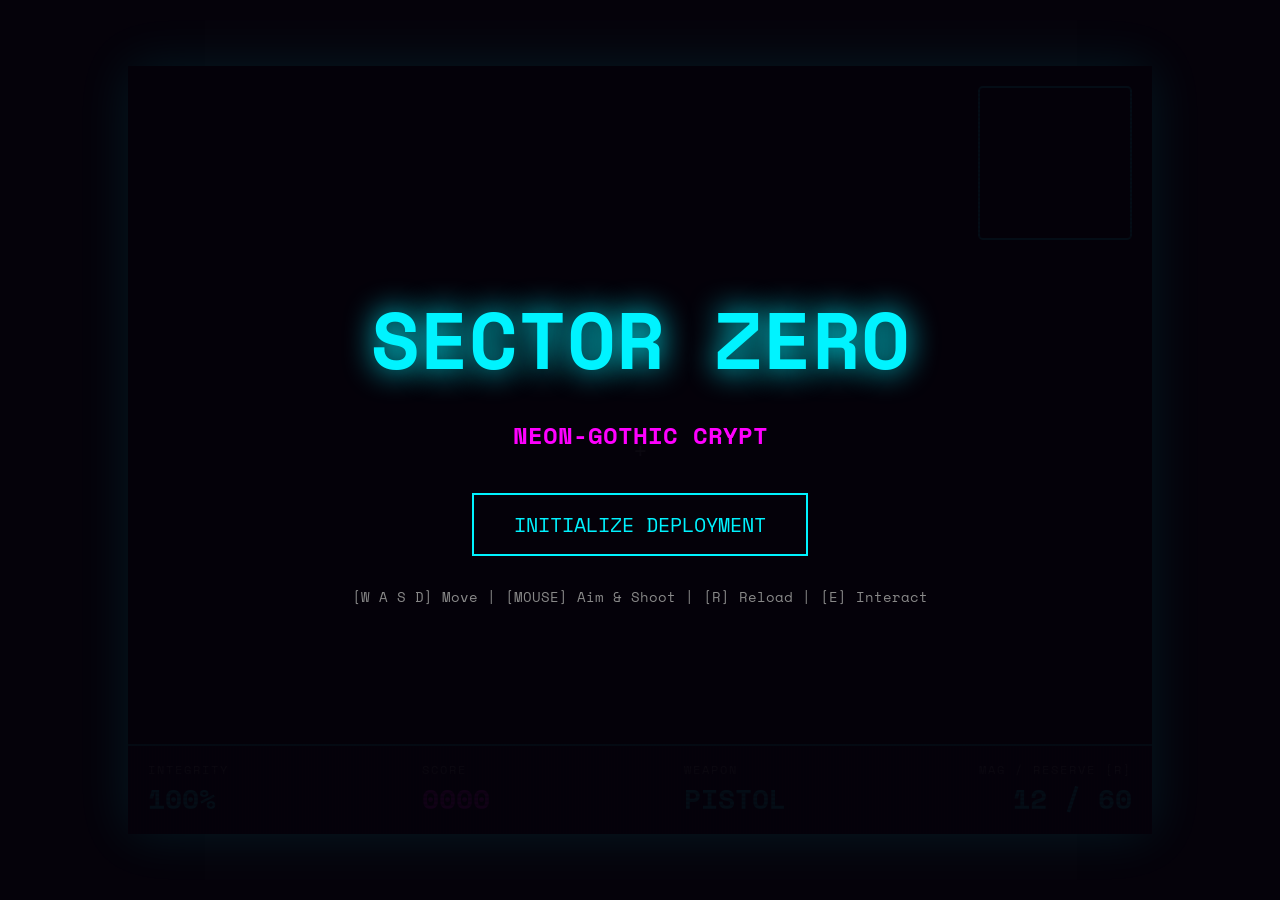
<file: index.html>
<!DOCTYPE html>
<html lang="en">
<head>
    <meta charset="UTF-8">
    <meta name="viewport" content="width=device-width, initial-scale=1.0">
    <title>SECTOR ZERO - Neon Crypt</title>
    <style>
        /* =========================================================
           CSS & UI STYLING (This is the CSS you were looking for)
           ========================================================= */
        @import url('https://fonts.googleapis.com/css2?family=Space+Mono:ital,wght@0,400;0,700;1,400&display=swap');

        :root {
            --bg-color: #05020a;
            --neon-cyan: #00f3ff;
            --neon-magenta: #ff00ff;
            --acid-green: #39ff14;
            --blood-red: #ff2a2a;
            --hud-dark: rgba(10, 5, 20, 0.9);
        }

        body {
            margin: 0; padding: 0; background-color: var(--bg-color); color: #fff;
            font-family: 'Space Mono', monospace; overflow: hidden;
            display: flex; justify-content: center; align-items: center; height: 100vh;
        }

        #game-wrapper {
            position: relative; width: 1024px; height: 768px;
            box-shadow: 0 0 50px rgba(0, 243, 255, 0.1);
            background: #000; overflow: hidden; cursor: crosshair;
        }

        /* The 3D Rendering Canvas */
        #game-canvas { display: block; width: 100%; height: 100%; image-rendering: pixelated; }

        /* CRT Scanline Overlay */
        #game-wrapper::after {
            content: ""; position: absolute; top: 0; left: 0; width: 100%; height: 100%;
            background: linear-gradient(rgba(18, 16, 16, 0) 50%, rgba(0, 0, 0, 0.25) 50%), 
                        linear-gradient(90deg, rgba(255, 0, 0, 0.03), rgba(0, 255, 0, 0.01), rgba(0, 0, 255, 0.03));
            background-size: 100% 4px, 3px 100%; pointer-events: none; z-index: 100;
        }

        /* ── HUD ── */
        #hud {
            position: absolute; bottom: 0; left: 0; width: 100%; height: 90px;
            background: var(--hud-dark); border-top: 2px solid var(--neon-cyan);
            display: flex; justify-content: space-between; align-items: center;
            padding: 0 20px; box-sizing: border-box; z-index: 50;
        }

        .hud-block { display: flex; flex-direction: column; }
        .hud-label { font-size: 12px; color: #888; letter-spacing: 2px; }
        .hud-value { font-size: 28px; font-weight: bold; color: var(--neon-cyan); }
        .warn { color: var(--blood-red) !important; animation: pulse 1s infinite; }
        @keyframes pulse { 50% { opacity: 0.5; } }

        /* Minimap */
        #minimap-container {
            position: absolute; top: 20px; right: 20px; width: 150px; height: 150px;
            border: 2px solid var(--neon-cyan); background: rgba(0,0,0,0.8);
            border-radius: 5px; z-index: 50; overflow: hidden;
        }
        #minimap-canvas { width: 100%; height: 100%; image-rendering: pixelated; }

        /* Chatter / Interaction Box */
        #chatter-box {
            position: absolute; bottom: 120px; left: 20px; width: 400px;
            display: flex; flex-direction: column; gap: 5px; z-index: 50;
        }
        .chat-msg {
            background: rgba(0, 243, 255, 0.1); border-left: 3px solid var(--neon-cyan);
            padding: 5px 10px; font-size: 14px; text-shadow: 1px 1px 0 #000;
            animation: slideIn 0.3s ease-out; opacity: 1; transition: opacity 1s;
        }
        .chat-sys { border-color: var(--acid-green); color: var(--acid-green); }
        .chat-err { border-color: var(--blood-red); color: var(--blood-red); }
        @keyframes slideIn { from { transform: translateX(-20px); opacity: 0; } to { transform: translateX(0); opacity: 1; } }

        /* Interaction Tooltip */
        #interact-tooltip {
            position: absolute; top: 55%; left: 50%; transform: translate(-50%, -50%);
            color: var(--acid-green); font-size: 18px; font-weight: bold;
            text-shadow: 0 0 10px var(--acid-green); z-index: 50; display: none;
        }

        #crosshair {
            position: absolute; top: 50%; left: 50%; transform: translate(-50%, -50%);
            color: rgba(255,255,255,0.5); font-size: 24px; z-index: 40; pointer-events: none;
        }

        /* Screens */
        .screen {
            position: absolute; inset: 0; background: rgba(5,2,10,0.95);
            display: flex; flex-direction: column; justify-content: center; align-items: center;
            z-index: 200; text-align: center;
        }
        .hidden { display: none !important; }
        h1 { font-size: 80px; margin: 0; color: var(--neon-cyan); text-shadow: 0 0 30px var(--neon-cyan); }
        h2 { font-size: 24px; color: #ccc; margin-bottom: 40px; }
        .btn {
            background: transparent; border: 2px solid var(--neon-cyan); color: var(--neon-cyan);
            padding: 15px 40px; font-size: 20px; font-family: 'Space Mono', monospace;
            cursor: pointer; transition: all 0.2s; text-transform: uppercase;
        }
        .btn:hover { background: var(--neon-cyan); color: #000; box-shadow: 0 0 20px var(--neon-cyan); }

        /* Boss HP Bar */
        #boss-bar { position: absolute; top: 20px; left: 50%; transform: translateX(-50%); width: 400px; display: none; z-index: 50;}
        #boss-bar-bg { width: 100%; height: 20px; border: 2px solid var(--blood-red); background: #111; }
        #boss-bar-fill { width: 100%; height: 100%; background: var(--blood-red); transition: width 0.2s; }
        #boss-name { color: var(--blood-red); font-weight: bold; margin-bottom: 5px; text-align: center;}
        
        #damage-flash { position: absolute; inset: 0; background: radial-gradient(circle, transparent 30%, rgba(255,0,0,0.6) 100%); opacity: 0; z-index: 90; pointer-events: none;}
    </style>
</head>
<body>

<div id="game-wrapper">
    <canvas id="game-canvas" width="1024" height="768"></canvas>
    <div id="crosshair">+</div>
    <div id="damage-flash"></div>

    <div id="interact-tooltip">[E] OPEN DOOR</div>
    <div id="chatter-box"></div>
    
    <div id="minimap-container"><canvas id="minimap-canvas" width="150" height="150"></canvas></div>
    
    <div id="boss-bar">
        <div id="boss-name">⚠ THE WARDEN ⚠</div>
        <div id="boss-bar-bg"><div id="boss-bar-fill"></div></div>
    </div>

    <div id="hud">
        <div class="hud-block">
            <span class="hud-label">INTEGRITY</span>
            <span class="hud-value" id="ui-hp">100%</span>
        </div>
        <div class="hud-block">
            <span class="hud-label">SCORE</span>
            <span class="hud-value" style="color:var(--neon-magenta);" id="ui-score">0000</span>
        </div>
        <div class="hud-block">
            <span class="hud-label">WEAPON</span>
            <span class="hud-value" id="ui-wpn">PISTOL</span>
        </div>
        <div class="hud-block" style="text-align: right;">
            <span class="hud-label">MAG / RESERVE [R]</span>
            <span class="hud-value"><span id="ui-mag">12</span> / <span id="ui-ammo">60</span></span>
        </div>
    </div>

    <div id="screen-title" class="screen">
        <h1>SECTOR ZERO</h1>
        <h2 style="color: var(--neon-magenta);">NEON-GOTHIC CRYPT</h2>
        <button class="btn" id="btn-start">INITIALIZE DEPLOYMENT</button>
        <p style="margin-top: 30px; color:#888; font-size:14px;">[W A S D] Move | [MOUSE] Aim & Shoot | [R] Reload | [E] Interact</p>
    </div>

    <div id="screen-gameover" class="screen hidden">
        <h1 style="color: var(--blood-red); text-shadow: 0 0 30px var(--blood-red);">AGENT KIA</h1>
        <h2>Vital Signs Critical. Mission Failed.</h2>
        <button class="btn" id="btn-restart" style="border-color: var(--blood-red); color: var(--blood-red);">REDEPLOY (REGENERATE MAZE)</button>
    </div>

    <div id="screen-win" class="screen hidden">
        <h1 style="color: var(--acid-green); text-shadow: 0 0 30px var(--acid-green);">SECTOR SECURED</h1>
        <h2>The Warden has been neutralized.</h2>
        <p>Final Score: <strong id="final-score" style="color:var(--neon-cyan); font-size:24px;">0</strong></p>
        <button class="btn" id="btn-win-restart" style="border-color: var(--acid-green); color: var(--acid-green);">NEW MISSION</button>
    </div>
</div>

<script>
/** ============================================================================
 * 1. CONFIG & GLOBAL VARIABLES
 * ============================================================================ */
const W = 1024, H = 768;
const canvas = document.getElementById('game-canvas');
const ctx = canvas.getContext('2d');
const miniCanvas = document.getElementById('minimap-canvas');
const mCtx = miniCanvas.getContext('2d');

let actx; // Audio context
let reqAnimFrame;
let lastTime = 0;
let gameState = 'TITLE'; // TITLE, PLAY, GAMEOVER, WIN

// Inputs
const keys = {};
let mouse = { clicked: false, ready: true };

// Game State
let score = 0;
let chatterQueue = [];
let shakeTime = 0;

// Render Globals
const ZBuffer = new Float64Array(W);
const spritesCache = {};

// Colors
const FOG_COLOR = '#0a0512';
const CEIL_COLOR = '#140a1f';
const FLOOR_COLOR = '#0d0d14';

/** ============================================================================
 * 2. PLAYER, WEAPONS & ENTITIES
 * ============================================================================ */
const player = {
    x: 0, y: 0, dirX: -1, dirY: 0, planeX: 0, planeY: 0.66,
    hp: 100, maxHp: 100,
    mag: 12, maxMag: 12, ammo: 48,
    shootCD: 0,
    hasRedKey: false
};

const entities = [];
const projectiles = [];
const particles = [];
const doors = [];

/** ============================================================================
 * 3. PROCEDURAL MAZE GENERATOR
 * ============================================================================ */
const MW = 40, MH = 40;
let mapGrid = [];
let seenGrid = [];

function generateProceduralMaze() {
    mapGrid = Array.from({length: MH}, () => Array(MW).fill(1));
    seenGrid = Array.from({length: MH}, () => Array(MW).fill(false));
    entities.length = 0; doors.length = 0;
    
    let rooms = [];
    // 1. Generate Rooms
    for(let i=0; i<20; i++) {
        let rw = Math.floor(Math.random()*5 + 4);
        let rh = Math.floor(Math.random()*5 + 4);
        let rx = Math.floor(Math.random()*(MW-rw-2) + 1);
        let ry = Math.floor(Math.random()*(MH-rh-2) + 1);
        
        // Avoid overlap
        let overlap = false;
        for(let rm of rooms) {
            if(rx < rm.x+rm.w+2 && rx+rw+2 > rm.x && ry < rm.y+rm.h+2 && ry+rh+2 > rm.y) { overlap = true; break; }
        }
        if(!overlap) {
            rooms.push({x:rx, y:ry, w:rw, h:rh, cx: Math.floor(rx+rw/2), cy: Math.floor(ry+rh/2)});
            for(let y=ry; y<ry+rh; y++) {
                for(let x=rx; x<rx+rw; x++) mapGrid[y][x] = 0;
            }
        }
    }

    // 2. Connect Rooms (Corridors)
    for(let i=1; i<rooms.length; i++) {
        let r1 = rooms[i-1], r2 = rooms[i];
        let x = r1.cx, y = r1.cy;
        while(x !== r2.cx) { mapGrid[y][x] = 0; x += Math.sign(r2.cx - x); }
        while(y !== r2.cy) { mapGrid[y][x] = 0; y += Math.sign(r2.cy - y); }
    }

    // 3. Place Doors (Corridor bottlenecks)
    for(let y=1; y<MH-1; y++) {
        for(let x=1; x<MW-1; x++) {
            if(mapGrid[y][x] === 0) {
                let horiz = mapGrid[y][x-1]===1 && mapGrid[y][x+1]===1 && mapGrid[y-1][x]===0 && mapGrid[y+1][x]===0;
                let vert = mapGrid[y-1][x]===1 && mapGrid[y+1][x]===1 && mapGrid[y][x-1]===0 && mapGrid[y][x+1]===0;
                if((horiz || vert) && Math.random() < 0.2) {
                    mapGrid[y][x] = 2; // Door
                    doors.push({x: x, y: y, type: 'normal', state: 0, amt: 0, col: '#00f3ff'});
                }
            }
        }
    }

    // 4. Set Spawns
    player.x = rooms[0].cx + 0.5;
    player.y = rooms[0].cy + 0.5;

    // Boss in the last generated room
    let bossRoom = rooms[rooms.length-1];
    entities.push({type: 'BOSS', x: bossRoom.cx + 0.5, y: bossRoom.cy + 0.5, hp: 1000, max: 1000, spd: 0.008, dmg: 20, timer: 0, state: 'IDLE'});

    // Place Red Key somewhere in middle rooms
    let keyRoom = rooms[Math.floor(rooms.length / 2)];
    entities.push({type: 'ITEM', item: 'REDKEY', x: keyRoom.cx + 0.5, y: keyRoom.cy + 0.5});

    // Populate Enemies & Loot in other rooms/corridors
    for(let i=1; i<rooms.length-1; i++) {
        let rm = rooms[i];
        if(Math.random() < 0.6) entities.push({type: 'ENEMY', kind: 'GUARD', x: rm.cx, y: rm.cy, hp: 50, spd: 0.012, dmg: 10, timer: 0, state: 'IDLE'});
        if(Math.random() < 0.4) entities.push({type: 'ENEMY', kind: 'DEMON', x: rm.x+1, y: rm.y+1, hp: 120, spd: 0.02, dmg: 15, timer: 0, state: 'IDLE'});
        if(Math.random() < 0.3) entities.push({type: 'ITEM', item: 'AMMO', x: rm.x+2, y: rm.y+2});
    }
}

/** ============================================================================
 * 4. SETUP & SPRITES
 * ============================================================================ */
function createSpr(w, h, renderFn) {
    const c = document.createElement('canvas'); c.width = w; c.height = h;
    renderFn(c.getContext('2d')); return c;
}

function initGraphics() {
    spritesCache['GUARD'] = createSpr(64,64, c=>{ c.fillStyle='#555'; c.fillRect(16,20,32,30); c.fillStyle='#39ff14'; c.fillRect(24,8,16,16); });
    spritesCache['DEMON'] = createSpr(64,64, c=>{ c.fillStyle='#800'; c.fillRect(10,24,44,40); c.fillStyle='#ff00ff'; c.beginPath(); c.arc(20,30,5,0,7); c.arc(44,30,5,0,7); c.fill(); });
    spritesCache['BOSS']  = createSpr(128,128, c=>{ c.fillStyle='#222'; c.fillRect(20,20,88,88); c.fillStyle='#f00'; c.fillRect(30,40,68,15); c.fillStyle='#555'; c.fillRect(10,60,20,20); c.fillRect(98,60,20,20); });
    spritesCache['AMMO']  = createSpr(32,32, c=>{ c.fillStyle='#333'; c.fillRect(4,10,24,20); c.fillStyle='#ff0'; c.fillRect(4,14,24,4); });
    spritesCache['HP']    = createSpr(32,32, c=>{ c.fillStyle='#eee'; c.fillRect(4,10,24,20); c.fillStyle='#f00'; c.fillRect(14,12,4,16); c.fillRect(10,18,12,4); });
    spritesCache['REDKEY']= createSpr(32,32, c=>{ c.fillStyle='#f00'; c.fillRect(8,8,16,16); c.fillStyle='#fff'; c.fillRect(8,12,16,4); });
    spritesCache['PROJ']  = createSpr(16,16, c=>{ c.fillStyle='#0f0'; c.beginPath(); c.arc(8,8,8,0,7); c.fill(); });
}

function playTone(type) {
    if(!actx) return;
    const osc = actx.createOscillator(), g = actx.createGain();
    osc.connect(g); g.connect(actx.destination);
    const t = actx.currentTime;
    if(type === 'shoot') { osc.type='square'; osc.frequency.setValueAtTime(200,t); osc.frequency.exponentialRampToValueAtTime(40,t+0.1); g.gain.setValueAtTime(0.2,t); g.gain.exponentialRampToValueAtTime(0.01,t+0.1); osc.start(t); osc.stop(t+0.1); }
    if(type === 'reload') { osc.type='sine'; osc.frequency.setValueAtTime(300,t); osc.frequency.linearRampToValueAtTime(400,t+0.2); g.gain.setValueAtTime(0.2,t); g.gain.linearRampToValueAtTime(0.01,t+0.3); osc.start(t); osc.stop(t+0.3); }
    if(type === 'hit') { osc.type='sawtooth'; osc.frequency.setValueAtTime(100,t); osc.frequency.exponentialRampToValueAtTime(20,t+0.2); g.gain.setValueAtTime(0.3,t); g.gain.exponentialRampToValueAtTime(0.01,t+0.2); osc.start(t); osc.stop(t+0.2); }
    if(type === 'pickup') { osc.type='sine'; osc.frequency.setValueAtTime(600,t); osc.frequency.setValueAtTime(900,t+0.1); g.gain.setValueAtTime(0.1,t); g.gain.linearRampToValueAtTime(0.01,t+0.2); osc.start(t); osc.stop(t+0.2); }
}

/** ============================================================================
 * 5. GAME LOOP & ENGINE
 * ============================================================================ */
function initGame() {
    if(!actx) actx = new (window.AudioContext || window.webkitAudioContext)();
    initGraphics();
    
    // Reset Stats
    player.hp = 100; player.mag = 12; player.ammo = 60; player.hasRedKey = false;
    score = 0; chatterQueue = [];
    document.getElementById('boss-bar').style.display = 'none';
    
    generateProceduralMaze();
    addChatter("CRYPT GENERATED. INFILTRATION COMMENCING.", "sys");
    addChatter("HUNT THE WARDEN.", "sys");
    
    gameState = 'PLAY';
    document.querySelectorAll('.screen').forEach(s => s.classList.add('hidden'));
    canvas.requestPointerLock();
    
    lastTime = performance.now();
    cancelAnimationFrame(reqAnimFrame);
    gameLoop(lastTime);
}

function gameLoop(now) {
    if(gameState !== 'PLAY') return;
    let dt = (now - lastTime) / 1000;
    lastTime = now;
    if(dt > 0.1) dt = 0.1;

    update(dt);
    render();
    
    reqAnimFrame = requestAnimationFrame(gameLoop);
}

// ── UTILS ──
function addChatter(msg, type='sys') {
    const box = document.getElementById('chatter-box');
    const el = document.createElement('div');
    el.className = `chat-msg chat-${type}`;
    el.innerText = msg;
    box.appendChild(el);
    setTimeout(() => { el.style.opacity = '0'; setTimeout(()=> el.remove(), 1000); }, 4000);
}

function mapCheck(x, y) {
    if(x < 0 || x >= MW || y < 0 || y >= MH) return 1;
    let dr = doors.find(d => d.x === Math.floor(x) && d.y === Math.floor(y));
    if(dr && dr.amt > 0.8) return 0; // Open door is walkable
    return mapGrid[Math.floor(y)][Math.floor(x)];
}

function takeDamage(amt) {
    player.hp -= amt;
    shakeTime = 0.3; playTone('hit');
    const f = document.getElementById('damage-flash');
    f.style.opacity = 1; setTimeout(() => f.style.opacity = 0, 200);
    
    if(player.hp <= 0) {
        gameState = 'GAMEOVER'; document.exitPointerLock();
        document.getElementById('screen-gameover').classList.remove('hidden');
    }
}

// ── UPDATE PHYSICS & LOGIC ──
function update(dt) {
    if(shakeTime > 0) shakeTime -= dt;
    if(player.shootCD > 0) player.shootCD -= dt;

    // Movement
    let ms = 4.0 * dt;
    let dx=0, dy=0;
    if(keys['w']) { dx += player.dirX * ms; dy += player.dirY * ms; }
    if(keys['s']) { dx -= player.dirX * ms; dy -= player.dirY * ms; }
    if(keys['d']) { dx += player.planeX * ms; dy += player.planeY * ms; }
    if(keys['a']) { dx -= player.planeX * ms; dy -= player.planeY * ms; }
    
    if(mapCheck(player.x + dx*2.5, player.y) === 0) player.x += dx;
    if(mapCheck(player.x, player.y + dy*2.5) === 0) player.y += dy;
    
    seenGrid[Math.floor(player.y)][Math.floor(player.x)] = true;

    // Shooting
    if(mouse.clicked && mouse.ready) {
        mouse.ready = false;
        if(player.mag > 0 && player.shootCD <= 0) {
            player.mag--; player.shootCD = 0.3; playTone('shoot'); shakeTime = 0.1;
            
            // Hitscan Ray
            let hitE = null, minDist = Infinity;
            for(let e of entities) {
                if(e.type !== 'ENEMY' && e.type !== 'BOSS') continue;
                let px = e.x - player.x, py = e.y - player.y, dist = Math.hypot(px,py);
                let ang = Math.atan2(py, px) - Math.atan2(player.dirY, player.dirX);
                while(ang > Math.PI) ang -= Math.PI*2; while(ang < -Math.PI) ang += Math.PI*2;
                if(Math.abs(ang) < 0.15 && dist < minDist) { hitE = e; minDist = dist; }
            }
            if(hitE) {
                hitE.hp -= 25; playTone('hit');
                particles.push({x: hitE.x, y: hitE.y, life: 0.3});
            }
        } else if (player.mag <= 0) {
            addChatter("*CLICK* Need to reload! [PRESS R]", "err");
        }
    }

    // Reloading
    if(keys['r'] && player.mag < player.maxMag && player.ammo > 0) {
        keys['r'] = false; // Trigger once
        playTone('reload'); addChatter("Reloading...", "sys");
        setTimeout(() => {
            let needed = player.maxMag - player.mag;
            let taking = Math.min(needed, player.ammo);
            player.mag += taking; player.ammo -= taking;
        }, 500);
    }

    // Door Interaction Logic
    let faceX = Math.floor(player.x + player.dirX * 1.0);
    let faceY = Math.floor(player.y + player.dirY * 1.0);
    let targetDoor = doors.find(d => d.x === faceX && d.y === faceY && d.state === 0);
    
    const tt = document.getElementById('interact-tooltip');
    if(targetDoor) {
        tt.style.display = 'block';
        if(keys['e']) {
            keys['e'] = false; // fire once
            targetDoor.state = 1; addChatter("DOOR OPENED.", "sys");
        }
    } else {
        tt.style.display = 'none';
    }

    // Process Door Animations
    for(let d of doors) { if(d.state === 1 && d.amt < 1) d.amt += dt * 2; }

    // Process Projectiles
    for(let i=projectiles.length-1; i>=0; i--) {
        let p = projectiles[i];
        p.x += p.vx * dt * 20; p.y += p.vy * dt * 20;
        if(mapCheck(p.x, p.y) !== 0) { projectiles.splice(i,1); continue; }
        if(Math.hypot(p.x - player.x, p.y - player.y) < 0.4) { takeDamage(p.dmg); projectiles.splice(i,1); }
    }

    // Process Entities
    let bossActive = false;
    for(let i=entities.length-1; i>=0; i--) {
        let e = entities[i];
        let dist = Math.hypot(e.x - player.x, e.y - player.y);
        
        if(e.type === 'ITEM') {
            if(dist < 0.5) {
                playTone('pickup');
                if(e.item === 'AMMO') { player.ammo += 12; addChatter("+12 AMMO", "sys"); score += 10; }
                if(e.item === 'HP') { player.hp = Math.min(100, player.hp + 20); addChatter("+20 HEALTH", "sys"); score += 10;}
                if(e.item === 'REDKEY') { player.hasRedKey = true; addChatter("WARDEN CRYPT KEY OBTAINED.", "sys"); score += 50;}
                entities.splice(i, 1);
            }
        } 
        else if (e.type === 'ENEMY' || e.type === 'BOSS') {
            if(e.type === 'BOSS') bossActive = true;
            
            // Wake up
            if(e.state === 'IDLE' && dist < 12) e.state = 'CHASE';
            
            if(e.state === 'CHASE') {
                let ang = Math.atan2(player.y - e.y, player.x - e.x);
                if(dist > 2) { e.x += Math.cos(ang) * e.spd * dt * 60; e.y += Math.sin(ang) * e.spd * dt * 60; }
                
                e.timer -= dt;
                if(e.timer <= 0) {
                    e.timer = e.type==='BOSS' ? (e.hp < 500 ? 0.8 : 1.5) : 2.0; // Boss shoots faster at half HP
                    projectiles.push({x: e.x, y: e.y, vx: Math.cos(ang)*0.2, vy: Math.sin(ang)*0.2, dmg: e.dmg});
                    if(e.type==='BOSS' && e.hp < 500) {
                        projectiles.push({x: e.x, y: e.y, vx: Math.cos(ang+0.2)*0.2, vy: Math.sin(ang+0.2)*0.2, dmg: e.dmg});
                        projectiles.push({x: e.x, y: e.y, vx: Math.cos(ang-0.2)*0.2, vy: Math.sin(ang-0.2)*0.2, dmg: e.dmg});
                    }
                }
            }

            // Death
            if(e.hp <= 0) {
                if(e.type === 'BOSS') {
                    score += 5000;
                    gameState = 'WIN'; document.exitPointerLock();
                    document.getElementById('final-score').innerText = score;
                    document.getElementById('screen-win').classList.remove('hidden');
                } else {
                    score += 100; addChatter("Hostile Neutralized.", "sys");
                    if(Math.random() < 0.4) entities.push({type: 'ITEM', item: 'AMMO', x: e.x, y: e.y});
                    else if(Math.random() < 0.2) entities.push({type: 'ITEM', item: 'HP', x: e.x, y: e.y});
                }
                entities.splice(i, 1);
            }
        }
    }

    // Process Particles
    for(let i=particles.length-1; i>=0; i--) { particles[i].life -= dt; if(particles[i].life<=0) particles.splice(i,1); }

    // Update HUD
    document.getElementById('ui-hp').innerText = player.hp + "%";
    document.getElementById('ui-hp').className = player.hp <= 30 ? "hud-value warn" : "hud-value";
    document.getElementById('ui-mag').innerText = player.mag;
    document.getElementById('ui-ammo').innerText = player.ammo;
    document.getElementById('ui-score').innerText = score.toString().padStart(4, '0');
    
    const bBar = document.getElementById('boss-bar');
    if(bossActive) {
        bBar.style.display = 'block';
        let b = entities.find(e=>e.type==='BOSS');
        if(b) document.getElementById('boss-bar-fill').style.width = (b.hp / b.max * 100) + '%';
    } else {
        bBar.style.display = 'none';
    }
}

// ── RENDER ENGINE ──
function render() {
    // Ceil & Floor
    ctx.fillStyle = CEIL_COLOR; ctx.fillRect(0, 0, W, H/2);
    ctx.fillStyle = FLOOR_COLOR; ctx.fillRect(0, H/2, W, H/2);

    ctx.save();
    if(shakeTime > 0) ctx.translate((Math.random()-0.5)*15, (Math.random()-0.5)*15);

    // DDA Raycasting
    for(let x=0; x<W; x+=2) { // 2px strips
        let camX = 2 * x / W - 1;
        let rDx = player.dirX + player.planeX * camX;
        let rDy = player.dirY + player.planeY * camX;
        
        let mapX = Math.floor(player.x), mapY = Math.floor(player.y);
        let dDistX = Math.abs(1/rDx), dDistY = Math.abs(1/rDy);
        let sDistX, sDistY, stepX, stepY, hit=0, side, wallCol = '#333';

        if(rDx < 0) { stepX = -1; sDistX = (player.x - mapX) * dDistX; } else { stepX = 1; sDistX = (mapX + 1.0 - player.x) * dDistX; }
        if(rDy < 0) { stepY = -1; sDistY = (player.y - mapY) * dDistY; } else { stepY = 1; sDistY = (mapY + 1.0 - player.y) * dDistY; }

        while(hit === 0) {
            if(sDistX < sDistY) { sDistX += dDistX; mapX += stepX; side = 0; } else { sDistY += dDistY; mapY += stepY; side = 1; }
            if(mapX<0 || mapX>=MW || mapY<0 || mapY>=MH) break;
            
            let block = mapGrid[mapY][mapX];
            if(block > 0) {
                if(block === 2) {
                    let d = doors.find(dr => dr.x===mapX && dr.y===mapY);
                    if(d && d.amt > 0.8) continue; 
                    wallCol = '#00f3ff'; // Door color
                } else {
                    wallCol = side === 1 ? '#180a2b' : '#230f3d'; // Gothic Purples
                }
                hit = 1;
            }
        }

        let pDist = side === 0 ? (sDistX - dDistX) : (sDistY - dDistY);
        ZBuffer[x] = pDist; ZBuffer[x+1] = pDist; // Store depth
        let lineH = Math.floor(H / pDist);

        // Calculate Distance Fog
        let fogRatio = Math.max(0, Math.min(1, pDist / 12.0)); // Fade to fog color beyond 12 tiles
        
        ctx.fillStyle = wallCol;
        ctx.fillRect(x, Math.max(0, H/2 - lineH/2), 2, lineH);
        
        // Draw Fog Stripe overlay
        if(fogRatio > 0) {
            ctx.fillStyle = `rgba(10, 5, 18, ${fogRatio})`;
            ctx.fillRect(x, Math.max(0, H/2 - lineH/2), 2, lineH);
        }
    }

    // Render Sprites (Sort by distance)
    let sprs = [...entities, ...projectiles, ...particles].map(e => {
        e.dist = Math.pow(player.x - e.x, 2) + Math.pow(player.y - e.y, 2); return e;
    }).sort((a,b) => b.dist - a.dist);

    for(let s of sprs) {
        let sx = s.x - player.x, sy = s.y - player.y;
        let inv = 1.0 / (player.planeX * player.dirY - player.dirX * player.planeY);
        let tx = inv * (player.dirY * sx - player.dirX * sy);
        let ty = inv * (-player.planeY * sx + player.planeX * sy);
        
        if(ty > 0) {
            let scX = Math.floor((W/2) * (1 + tx/ty));
            let sH = Math.abs(Math.floor(H/ty)), sW = sH; // Square sprites
            let drawY = Math.floor(H/2 - sH/2), drawX = Math.floor(scX - sW/2);
            
            // Basic Frustum & Occlusion cull
            if(drawX < W && drawX+sW > 0 && ty < ZBuffer[Math.max(0, Math.min(W-1, scX))]) {
                if(s.life !== undefined) { // Particles (Blood/Impact)
                    ctx.fillStyle = '#f00'; ctx.globalAlpha = s.life/0.3;
                    ctx.fillRect(drawX+sW/2, drawY+sH/2, 10, 10); ctx.globalAlpha = 1;
                }
                else if(s.dmg && !s.type) { // Projectile
                    ctx.drawImage(spritesCache['PROJ'], drawX+sW/2-10, drawY+sH/2-10, 20, 20);
                } 
                else { // Entities
                    let img = spritesCache[s.kind || s.item || s.type];
                    if(img) ctx.drawImage(img, drawX, drawY, sW, sH);
                    else { ctx.fillStyle='#fff'; ctx.fillRect(drawX, drawY, sW, sH); }
                }
            }
        }
    }

    // First Person Weapon
    ctx.fillStyle = '#222';
    ctx.fillRect(W/2 + 20, H - 200 + (player.shootCD>0?30:0), 50, 200);
    ctx.fillStyle = '#555';
    ctx.fillRect(W/2 + 30, H - 190 + (player.shootCD>0?30:0), 10, 150);

    ctx.restore();

    // Render Minimap
    mCtx.fillStyle = '#000'; mCtx.fillRect(0,0,150,150);
    let scale = 150 / MW;
    for(let y=0; y<MH; y++) {
        for(let x=0; x<MW; x++) {
            if(seenGrid[y][x]) {
                if(mapGrid[y][x] === 1) mCtx.fillStyle = '#555';
                else if(mapGrid[y][x] === 2) mCtx.fillStyle = '#00f3ff';
                else mCtx.fillStyle = '#222';
                mCtx.fillRect(x*scale, y*scale, scale+0.5, scale+0.5);
            }
        }
    }
    mCtx.fillStyle = '#39ff14';
    mCtx.fillRect(player.x * scale - 2, player.y * scale - 2, 4, 4);
}

/** ============================================================================
 * 6. EVENT BINDING
 * ============================================================================ */
document.addEventListener('keydown', e => keys[e.key.toLowerCase()] = true);
document.addEventListener('keyup', e => keys[e.key.toLowerCase()] = false);

document.addEventListener('mousemove', e => {
    if(document.pointerLockElement === canvas) {
        let r = -e.movementX * 0.002;
        let oldX = player.dirX, oldPX = player.planeX;
        player.dirX = player.dirX*Math.cos(r) - player.dirY*Math.sin(r);
        player.dirY = oldX*Math.sin(r) + player.dirY*Math.cos(r);
        player.planeX = player.planeX*Math.cos(r) - player.planeY*Math.sin(r);
        player.planeY = oldPX*Math.sin(r) + player.planeY*Math.cos(r);
    }
});

document.addEventListener('mousedown', () => {
    if(document.pointerLockElement === canvas) mouse.clicked = true;
});
document.addEventListener('mouseup', () => { mouse.clicked = false; mouse.ready = true; });

// Screen Buttons
document.getElementById('btn-start').addEventListener('click', () => { initGame(); });
document.getElementById('btn-restart').addEventListener('click', () => { initGame(); });
document.getElementById('btn-win-restart').addEventListener('click', () => { initGame(); });

canvas.addEventListener('click', () => {
    if(gameState === 'PLAY' && !document.pointerLockElement) canvas.requestPointerLock();
});
</script>
</body>
</html>
</file>
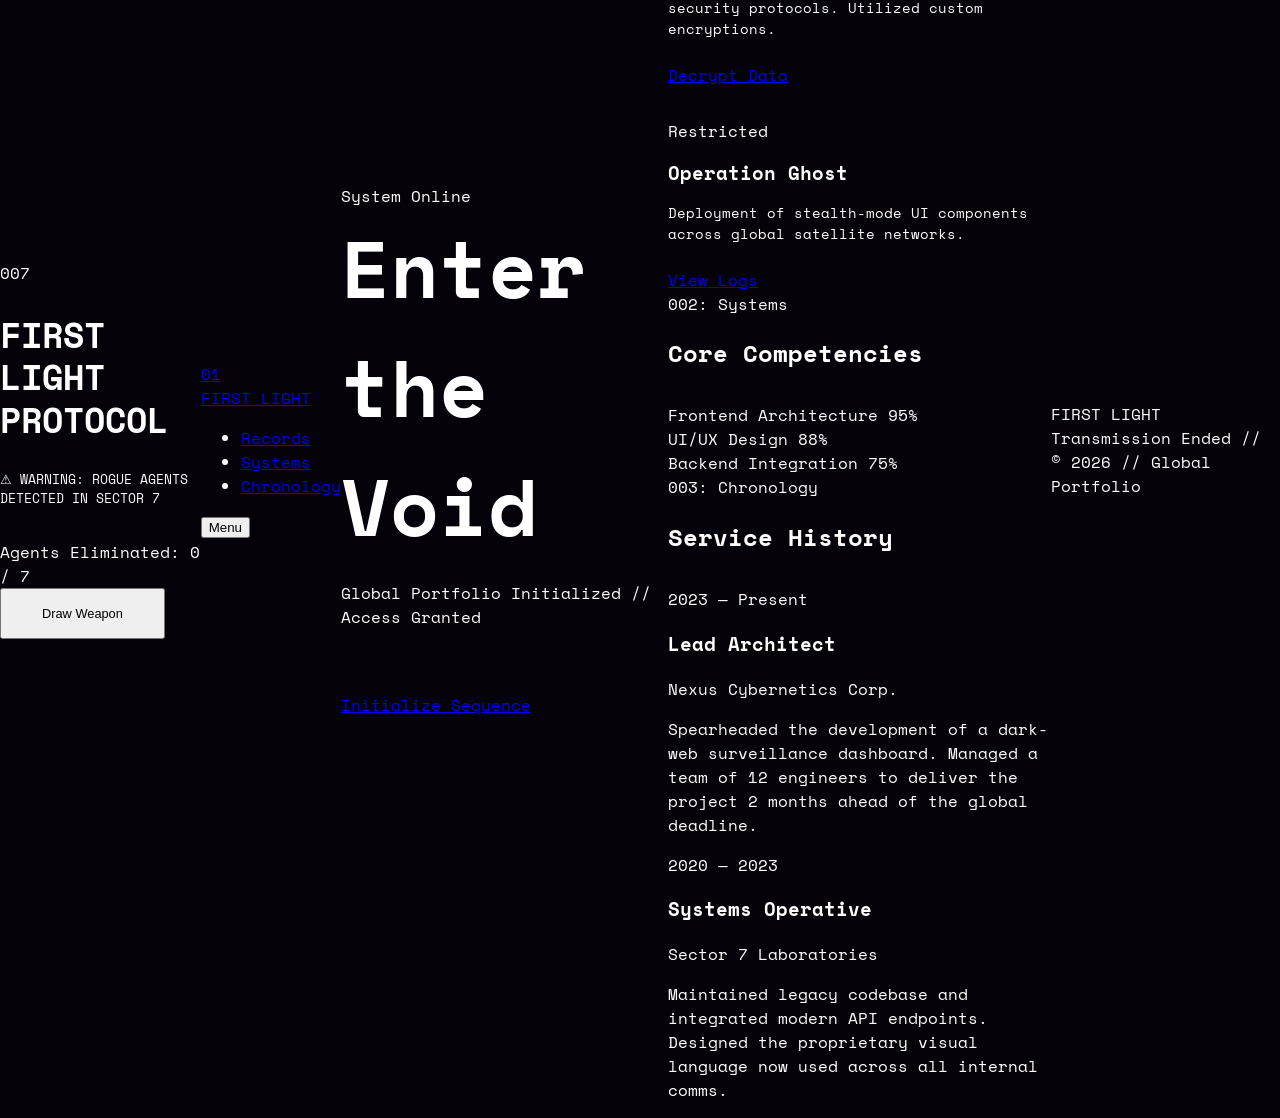
<file: index2.html>
<!DOCTYPE html>
<html lang="en">
<head>
    <meta charset="UTF-8">
    <meta name="viewport" content="width=device-width, initial-scale=1.0">
    <title>First Light — Global Portfolio</title>
    <link rel="stylesheet" href="style.css">
</head>
<body class="locked">

    <!-- ── 007 FIRST LIGHT GATE ── -->
    <div id="security-gate" class="security-gate">
        
        <!-- Screen Flash Effect -->
        <div id="muzzle-flash" class="muzzle-flash"></div>

        <!-- Combat Arena -->
        <div id="game-area" class="game-area"></div>

        <!-- Briefing UI -->
        <div class="gate-content anim-up" id="gate-ui">
            <div class="nav-badge" style="margin: 0 auto 1.5rem; border-color: var(--gold); color: var(--gold);">007</div>
            <h2 class="section-title" style="font-size: 2.2rem; line-height: 1.2;">FIRST LIGHT PROTOCOL</h2>
            <p class="timeline-subtitle" style="margin-bottom: 2rem; color: var(--red); font-size: 0.8rem;">⚠ WARNING: ROGUE AGENTS DETECTED IN SECTOR 7</p>
            
            <div class="score-display">
                Agents Eliminated: <span id="score" class="gold-text">0</span> / 7
            </div>

            <button id="start-game-btn" class="btn btn-primary" style="padding: 1rem 2.5rem; font-size: 0.8rem;">Draw Weapon</button>
        </div>
    </div>

    <nav class="nav">
        <div class="container nav-inner">
            <a href="#" class="nav-logo">
                <div class="nav-badge">01</div>
                FIRST LIGHT
            </a>
            <ul class="nav-links">
                <li><a href="#records" class="active">Records</a></li>
                <li><a href="#systems">Systems</a></li>
                <li><a href="#chronology">Chronology</a></li>
            </ul>
            <button class="nav-mobile-btn">Menu</button>
        </div>
    </nav>

    <header class="page-hero">
        <div class="page-hero-grid"></div>
        <div class="container anim-up">
            <div class="page-tag">
                <div class="page-tag-line"></div>
                <span class="page-tag-text">System Online</span>
            </div>
            <h1 class="page-title">Enter the <strong class="gold-text">Void</strong></h1>
            <p class="page-subtitle">Global Portfolio Initialized // Access Granted</p>
            <br><br>
            <a href="#records" class="btn btn-primary">Initialize Sequence</a>
        </div>
    </header>

    <main class="container">

        <section id="records" class="section">
            <div class="section-label anim-up d1">001: Records</div>
            <h2 class="section-title anim-up d2">Classified Data</h2>
            
            <div class="divider anim-up d3">
                <div class="divider-line"></div>
                <div class="divider-diamond"></div>
                <div class="divider-line"></div>
            </div>

            <div style="display: grid; grid-template-columns: repeat(auto-fit, minmax(300px, 1fr)); gap: 2rem; margin-top: 2rem;">
                
                <div class="card anim-up d4">
                    <span class="classified-badge">Top Secret</span>
                    <h3 style="margin-top: 1rem; margin-bottom: 0.5rem;">Project Alpha</h3>
                    <p style="margin-bottom: 1.5rem; font-size: 0.9rem;">Architectural overhaul of mainframe security protocols. Utilized custom encryptions.</p>
                    <a href="#" class="btn btn-outline">Decrypt Data</a>
                </div>

                <div class="card anim-up d5">
                    <span class="classified-badge">Restricted</span>
                    <h3 style="margin-top: 1rem; margin-bottom: 0.5rem;">Operation Ghost</h3>
                    <p style="margin-bottom: 1.5rem; font-size: 0.9rem;">Deployment of stealth-mode UI components across global satellite networks.</p>
                    <a href="#" class="btn btn-outline">View Logs</a>
                </div>

            </div>
        </section>

        <section id="systems" class="section">
            <div class="section-label anim-up d1">002: Systems</div>
            <h2 class="section-title anim-up d2">Core Competencies</h2>
            
            <div class="divider anim-up d3">
                <div class="divider-line"></div>
                <div class="divider-diamond"></div>
                <div class="divider-line"></div>
            </div>

            <div style="max-width: 600px; margin-top: 2rem;">
                
                <div class="skill-bar anim-up d4">
                    <div class="skill-header">
                        <span class="skill-name">Frontend Architecture</span>
                        <span class="skill-level">95%</span>
                    </div>
                    <div class="skill-track">
                        <div class="skill-fill" style="transform: scaleX(0.95);"></div>
                    </div>
                </div>

                <div class="skill-bar anim-up d5">
                    <div class="skill-header">
                        <span class="skill-name">UI/UX Design</span>
                        <span class="skill-level">88%</span>
                    </div>
                    <div class="skill-track">
                        <div class="skill-fill" style="transform: scaleX(0.88);"></div>
                    </div>
                </div>

                <div class="skill-bar anim-up d6">
                    <div class="skill-header">
                        <span class="skill-name">Backend Integration</span>
                        <span class="skill-level">75%</span>
                    </div>
                    <div class="skill-track">
                        <div class="skill-fill" style="transform: scaleX(0.75);"></div>
                    </div>
                </div>

            </div>
        </section>

        <section id="chronology" class="section">
            <div class="section-label anim-up d1">003: Chronology</div>
            <h2 class="section-title anim-up d2">Service History</h2>
            
            <div class="divider anim-up d3">
                <div class="divider-line"></div>
                <div class="divider-diamond"></div>
                <div class="divider-line"></div>
            </div>

            <div class="timeline anim-up d4" style="margin-top: 2rem; max-width: 800px;">
                
                <div class="timeline-item">
                    <div class="timeline-dot"></div>
                    <div class="timeline-date">2023 — Present</div>
                    <h3 class="timeline-title">Lead Architect</h3>
                    <div class="timeline-subtitle">Nexus Cybernetics Corp.</div>
                    <p class="timeline-desc">Spearheaded the development of a dark-web surveillance dashboard. Managed a team of 12 engineers to deliver the project 2 months ahead of the global deadline.</p>
                </div>

                <div class="timeline-item">
                    <div class="timeline-dot"></div>
                    <div class="timeline-date">2020 — 2023</div>
                    <h3 class="timeline-title">Systems Operative</h3>
                    <div class="timeline-subtitle">Sector 7 Laboratories</div>
                    <p class="timeline-desc">Maintained legacy codebase and integrated modern API endpoints. Designed the proprietary visual language now used across all internal comms.</p>
                </div>

            </div>
        </section>

    </main>

    <footer class="footer">
        <div class="container">
            <div class="footer-logo">FIRST LIGHT</div>
            <div class="footer-text">Transmission Ended // © 2026 // Global Portfolio</div>
        </div>
    </footer>

<!-- ── 007 COMBAT LOGIC ── -->
<script>
    const startBtn = document.getElementById('start-game-btn');
    const gameArea = document.getElementById('game-area');
    const scoreDisplay = document.getElementById('score');
    const gateUI = document.getElementById('gate-ui');
    const gate = document.getElementById('security-gate');
    const muzzleFlash = document.getElementById('muzzle-flash');

    let score = 0;
    const targetScore = 7; // 007
    let gameInterval;

    // Muzzle Flash Effect on any click in the game area
    gameArea.addEventListener('mousedown', () => {
        if (!gameArea.classList.contains('active')) return;
        muzzleFlash.classList.add('fire');
        setTimeout(() => muzzleFlash.classList.remove('fire'), 50); // Quick flash
    });

    // Initialize Combat
    startBtn.addEventListener('click', () => {
        startBtn.style.display = 'none'; 
        gameArea.classList.add('active'); 
        
        // Spawn nodes slightly faster to increase tension
        spawnNode();
        gameInterval = setInterval(spawnNode, 850); 
    });

    function spawnNode() {
        if (score >= targetScore) return;

        const node = document.createElement('div');
        node.classList.add('target-node');

        // Set initial spawn coordinates
        let x = Math.floor(Math.random() * 80) + 10; 
        let y = Math.floor(Math.random() * 80) + 10; 
        node.style.left = `${x}%`;
        node.style.top = `${y}%`;

        // Make the agent move/evade every 800ms
        const moveInterval = setInterval(() => {
            if (node.classList.contains('destroyed')) {
                clearInterval(moveInterval);
                return;
            }
            x = Math.floor(Math.random() * 80) + 10;
            y = Math.floor(Math.random() * 80) + 10;
            node.style.left = `${x}%`;
            node.style.top = `${y}%`;
        }, 800);

        // "Shoot" mechanic
        node.addEventListener('mousedown', function(e) {
            e.stopPropagation(); // Prevents double-flashing
            if (this.classList.contains('destroyed')) return;
            
            // Gunfire effect for direct hits
            muzzleFlash.classList.add('fire');
            setTimeout(() => muzzleFlash.classList.remove('fire'), 50);

            // Destroy agent
            this.classList.add('destroyed');
            score++;
            scoreDisplay.textContent = score;

            if (score >= targetScore) {
                winGame();
            }

            setTimeout(() => this.remove(), 250);
        });

        gameArea.appendChild(node);

        // Agent escapes after 3 seconds if you miss
        setTimeout(() => {
            if (!node.classList.contains('destroyed') && node.parentNode) {
                clearInterval(moveInterval);
                node.remove();
            }
        }, 3000);
    }

    function winGame() {
        clearInterval(gameInterval);
        gameArea.classList.remove('active');
        
        // MI6 Clearance Granted UI
        gateUI.innerHTML = `
            <div class="nav-badge" style="margin: 0 auto 1.5rem; border-color: var(--gold-light); color: var(--gold-light);">00</div>
            <h2 class="section-title" style="font-size: 2.2rem; color: var(--gold-light);">SECTOR CLEARED</h2>
            <p class="timeline-subtitle">First Light Protocol Initializing...</p>
        `;
        
        // Dramatic pause before revealing the portfolio
        setTimeout(() => {
            gate.classList.add('unlocked');
            document.body.classList.remove('locked');
        }, 2000);
    }
</script>
</file>
<file: style.css>
/* =========================================================
   CSS & UI STYLING FOR SECTOR ZERO & PORTFOLIO
   ========================================================= */
@import url('https://fonts.googleapis.com/css2?family=Space+Mono:ital,wght@0,400;0,700;1,400&display=swap');

:root {
    --bg-color: #05020a;
    --neon-cyan: #00f3ff;
    --neon-magenta: #ff00ff;
    --acid-green: #39ff14;
    --blood-red: #ff2a2a;
    --hud-dark: rgba(10, 5, 20, 0.9);
}

body {
    margin: 0; 
    padding: 0; 
    background-color: var(--bg-color); 
    color: #fff;
    font-family: 'Space Mono', monospace; 
    overflow: hidden;
    display: flex; 
    justify-content: center; 
    align-items: center; 
    height: 100vh;
}

#game-wrapper {
    position: relative; 
    width: 1024px; 
    height: 768px;
    box-shadow: 0 0 50px rgba(0, 243, 255, 0.1);
    background: #000; 
    overflow: hidden; 
    cursor: crosshair;
}

/* The 3D Rendering Canvas */
#game-canvas { 
    display: block; 
    width: 100%; 
    height: 100%; 
    image-rendering: pixelated; 
}

/* CRT Scanline Overlay */
#game-wrapper::after {
    content: ""; 
    position: absolute; 
    top: 0; 
    left: 0; 
    width: 100%; 
    height: 100%;
    background: linear-gradient(rgba(18, 16, 16, 0) 50%, rgba(0, 0, 0, 0.25) 50%), 
                linear-gradient(90deg, rgba(255, 0, 0, 0.03), rgba(0, 255, 0, 0.01), rgba(0, 0, 255, 0.03));
    background-size: 100% 4px, 3px 100%; 
    pointer-events: none; 
    z-index: 100;
}

/* ── HUD ── */
#hud {
    position: absolute; 
    bottom: 0; 
    left: 0; 
    width: 100%; 
    height: 90px;
    background: var(--hud-dark); 
    border-top: 2px solid var(--neon-cyan);
    display: flex; 
    justify-content: space-between; 
    align-items: center;
    padding: 0 20px; 
    box-sizing: border-box; 
    z-index: 50;
}

.hud-block { display: flex; flex-direction: column; }
.hud-label { font-size: 12px; color: #888; letter-spacing: 2px; }
.hud-value { font-size: 28px; font-weight: bold; color: var(--neon-cyan); }
.warn { color: var(--blood-red) !important; animation: pulse 1s infinite; }

@keyframes pulse { 50% { opacity: 0.5; } }

/* Minimap */
#minimap-container {
    position: absolute; 
    top: 20px; 
    right: 20px; 
    width: 150px; 
    height: 150px;
    border: 2px solid var(--neon-cyan); 
    background: rgba(0,0,0,0.8);
    border-radius: 5px; 
    z-index: 50; 
    overflow: hidden;
}

#minimap-canvas { 
    width: 100%; 
    height: 100%; 
    image-rendering: pixelated; 
}

/* Chatter / Interaction Box */
#chatter-box {
    position: absolute; 
    bottom: 120px; 
    left: 20px; 
    width: 400px;
    display: flex; 
    flex-direction: column; 
    gap: 5px; 
    z-index: 50;
}

.chat-msg {
    background: rgba(0, 243, 255, 0.1); 
    border-left: 3px solid var(--neon-cyan);
    padding: 5px 10px; 
    font-size: 14px; 
    text-shadow: 1px 1px 0 #000;
    animation: slideIn 0.3s ease-out; 
    opacity: 1; 
    transition: opacity 1s;
}

.chat-sys { border-color: var(--acid-green); color: var(--acid-green); }
.chat-err { border-color: var(--blood-red); color: var(--blood-red); }

@keyframes slideIn { 
    from { transform: translateX(-20px); opacity: 0; } 
    to { transform: translateX(0); opacity: 1; } 
}

/* Interaction Tooltip */
#interact-tooltip {
    position: absolute; 
    top: 55%; 
    left: 50%; 
    transform: translate(-50%, -50%);
    color: var(--acid-green); 
    font-size: 18px; 
    font-weight: bold;
    text-shadow: 0 0 10px var(--acid-green); 
    z-index: 50; 
    display: none;
}

#crosshair {
    position: absolute; 
    top: 50%; 
    left: 50%; 
    transform: translate(-50%, -50%);
    color: rgba(255,255,255,0.5); 
    font-size: 24px; 
    z-index: 40; 
    pointer-events: none;
}

/* Screens */
.screen {
    position: absolute; 
    inset: 0; 
    background: rgba(5,2,10,0.95);
    display: flex; 
    flex-direction: column; 
    justify-content: center; 
    align-items: center;
    z-index: 200; 
    text-align: center;
}

.hidden { display: none !important; }

h1 { 
    font-size: 80px; 
    margin: 0
</file>
